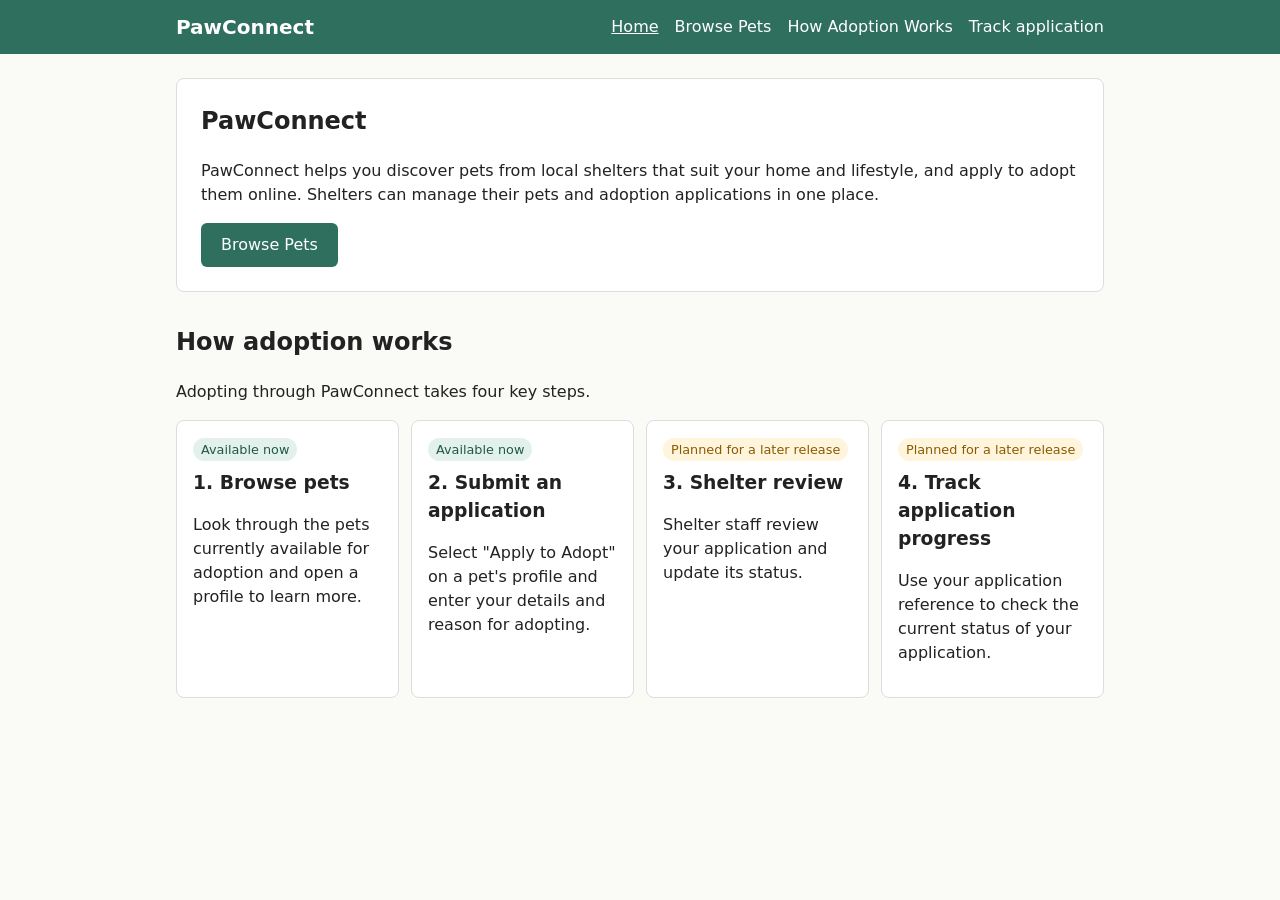
<file: index.html>
<!doctype html>
<html lang="en-AU">
<head>
  <meta charset="utf-8">
  <meta name="viewport" content="width=device-width, initial-scale=1">
  <title>PawConnect – Home</title>
  <link rel="stylesheet" href="css/style.css">
  <script type="module" src="js/nav.js"></script>
</head>
<body>
  <header id="site-header"></header>
  <main>
    <!-- PPAP-16 A01 -->
    <section class="hero">
      <h1>PawConnect</h1>
      <p>PawConnect helps you discover pets from local shelters that suit your home and lifestyle,
        and apply to adopt them online. Shelters can manage their pets and adoption applications in one place.</p>
      <a class="button" href="pets.html">Browse Pets</a>
    </section>

    <!-- PPAP-17 A02 -->
    <section id="guide">
      <h2>How adoption works</h2>
      <p>Adopting through PawConnect takes four key steps.</p>
      <ol class="steps">
        <li>
          <span class="badge">Available now</span>
          <h3>1. Browse pets</h3>
          <p>Look through the pets currently available for adoption and open a profile to learn more.</p>
        </li>
        <li>
          <span class="badge">Available now</span>
          <h3>2. Submit an application</h3>
          <p>Select "Apply to Adopt" on a pet's profile and enter your details and reason for adopting.</p>
        </li>
        <li>
          <span class="badge planned">Planned for a later release</span>
          <h3>3. Shelter review</h3>
          <p>Shelter staff review your application and update its status.</p>
        </li>
        <li>
          <span class="badge planned">Planned for a later release</span>
          <h3>4. Track application progress</h3>
          <p>Use your application reference to check the current status of your application.</p>
        </li>
      </ol>
    </section>
  </main>
</body>
</html>
</file>
<file: css/style.css>
/* PawConnect shared styles. Keep simple; used by every page. */
:root {
  --brand: #2f6f5e;
  --brand-dark: #24574a;
  --text: #222;
  --muted: #666;
  --border: #ddd;
  --bg: #fafaf7;
  --card: #fff;
  --planned: #8a5a00;
  --planned-bg: #fff4dc;
}

* { box-sizing: border-box; }

/* Elements with the hidden attribute stay hidden even if a class sets display. */
[hidden] { display: none !important; }

body {
  margin: 0;
  font-family: system-ui, -apple-system, "Segoe UI", Roboto, sans-serif;
  line-height: 1.5;
  color: var(--text);
  background: var(--bg);
}

img { max-width: 100%; display: block; }
a { color: var(--brand); }

/* Header navigation (built by js/nav.js) */
.site-header {
  background: var(--brand);
  color: #fff;
}
.site-header .inner {
  max-width: 960px;
  margin: 0 auto;
  padding: 12px 16px;
  display: flex;
  flex-wrap: wrap;
  align-items: center;
  justify-content: space-between;
  gap: 8px;
}
.site-header .logo {
  color: #fff;
  font-weight: 700;
  font-size: 1.25rem;
  text-decoration: none;
}
.site-header nav a {
  color: #fff;
  text-decoration: none;
  margin-left: 16px;
}
.site-header nav a:first-child { margin-left: 0; }
.site-header nav a:hover,
.site-header nav a[aria-current="page"] { text-decoration: underline; }

main {
  max-width: 960px;
  margin: 0 auto;
  padding: 24px 16px 48px;
}

h1 { margin-top: 0; }

.muted { color: var(--muted); }

/* Buttons */
.button {
  display: inline-block;
  background: var(--brand);
  color: #fff;
  padding: 10px 20px;
  border: 0;
  border-radius: 6px;
  font-size: 1rem;
  text-decoration: none;
  cursor: pointer;
}
.button:hover { background: var(--brand-dark); }

/* Home */
.hero {
  background: var(--card);
  border: 1px solid var(--border);
  border-radius: 8px;
  padding: 24px;
  margin-bottom: 32px;
}

.steps {
  list-style: none;
  padding: 0;
  display: grid;
  gap: 12px;
  grid-template-columns: repeat(auto-fit, minmax(200px, 1fr));
}
.steps li {
  background: var(--card);
  border: 1px solid var(--border);
  border-radius: 8px;
  padding: 16px;
}
.steps h3 { margin: 0 0 8px; }
.badge {
  display: inline-block;
  font-size: 0.8rem;
  padding: 2px 8px;
  border-radius: 999px;
  margin-bottom: 8px;
  background: #e3f1ec;
  color: var(--brand-dark);
}
.badge.planned {
  background: var(--planned-bg);
  color: var(--planned);
}

/* Pet listing */
.pet-grid {
  display: grid;
  gap: 16px;
  grid-template-columns: repeat(auto-fill, minmax(220px, 1fr));
}
.pet-card {
  display: block;
  background: var(--card);
  border: 1px solid var(--border);
  border-radius: 8px;
  overflow: hidden;
  color: inherit;
  text-decoration: none;
}
.pet-card:hover { border-color: var(--brand); }
.pet-card img { width: 100%; aspect-ratio: 3 / 2; object-fit: cover; }
.pet-card h2 { font-size: 1.1rem; margin: 0; padding: 12px; }

/* Pet profile */
.pet-profile {
  display: grid;
  gap: 24px;
  grid-template-columns: repeat(auto-fit, minmax(260px, 1fr));
  align-items: start;
}
.pet-profile img { width: 100%; border-radius: 8px; }
.facts { display: grid; grid-template-columns: max-content 1fr; gap: 4px 16px; }
.facts dt { font-weight: 600; }
.facts dd { margin: 0; }

/* Forms */
.form { max-width: 560px; }
.form label { display: block; font-weight: 600; margin: 16px 0 4px; }
.form input,
.form textarea {
  width: 100%;
  padding: 8px 10px;
  font: inherit;
  border: 1px solid var(--border);
  border-radius: 6px;
}
.form textarea { min-height: 120px; resize: vertical; }

.selected-pet {
  background: var(--card);
  border: 1px solid var(--border);
  border-radius: 8px;
  padding: 12px 16px;
}

.message {
  padding: 12px 16px;
  border-radius: 6px;
  background: var(--card);
  border: 1px solid var(--border);
}

.message.error {
  border-color: #e3b4b4;
  background: #fdf0f0;
  color: #8a1f1f;
}

.button.secondary {
  background: var(--card);
  color: var(--brand);
  border: 1px solid var(--brand);
  padding: 6px 14px;
  font-size: 0.9rem;
  margin-left: 8px;
}
.button.secondary:hover { background: #e3f1ec; }

/* Staff tables */
.data-table {
  width: 100%;
  border-collapse: collapse;
  background: var(--card);
  border: 1px solid var(--border);
}
.data-table th,
.data-table td {
  text-align: left;
  padding: 8px 12px;
  border-bottom: 1px solid var(--border);
}
.data-table th { background: #f0f4f2; }

.message.success {
  border-color: #a9d3c4;
  background: #e3f1ec;
  color: var(--brand-dark);
}

.inline-form { display: flex; flex-wrap: wrap; align-items: center; gap: 8px 12px; }
.inline-form label { font-weight: 600; }
.inline-form select,
.inline-form input {
  padding: 8px 10px;
  font: inherit;
  border: 1px solid var(--border);
  border-radius: 6px;
}
.filters { margin-bottom: 12px; }

/* Track application */
.track-layout {
  display: grid;
  gap: 24px;
  grid-template-columns: repeat(auto-fit, minmax(300px, 1fr));
  align-items: start;
}
.result { margin-top: 16px; }
.result h2 { margin-top: 0; font-size: 1.2rem; }
.current-status { font-size: 1.1rem; margin: 0 0 12px; }
.status-badge {
  display: inline-block;
  padding: 4px 12px;
  border-radius: 999px;
  font-weight: 700;
  background: #e8eaf0;
  color: #333;
}
.status-badge[data-status="Pending"] { background: var(--planned-bg); color: var(--planned); }
.status-badge[data-status="Under Review"] { background: #e2ecfb; color: #1d4f91; }
.status-badge[data-status="Approved"] { background: #e3f1ec; color: var(--brand-dark); }
.status-badge[data-status="Rejected"] { background: #fdf0f0; color: #8a1f1f; }
.status-guide h2 { margin-top: 0; font-size: 1.2rem; }
.status-guide ul { list-style: none; padding: 0; margin: 0; display: grid; gap: 8px; }
.status-guide li {
  background: var(--card);
  border: 1px solid var(--border);
  border-radius: 8px;
  padding: 10px 12px;
}
.status-guide li .status-badge { font-size: 0.85rem; margin-right: 6px; }
.status-guide li.current { border: 2px solid var(--brand); background: #f3faf7; }
</file>
